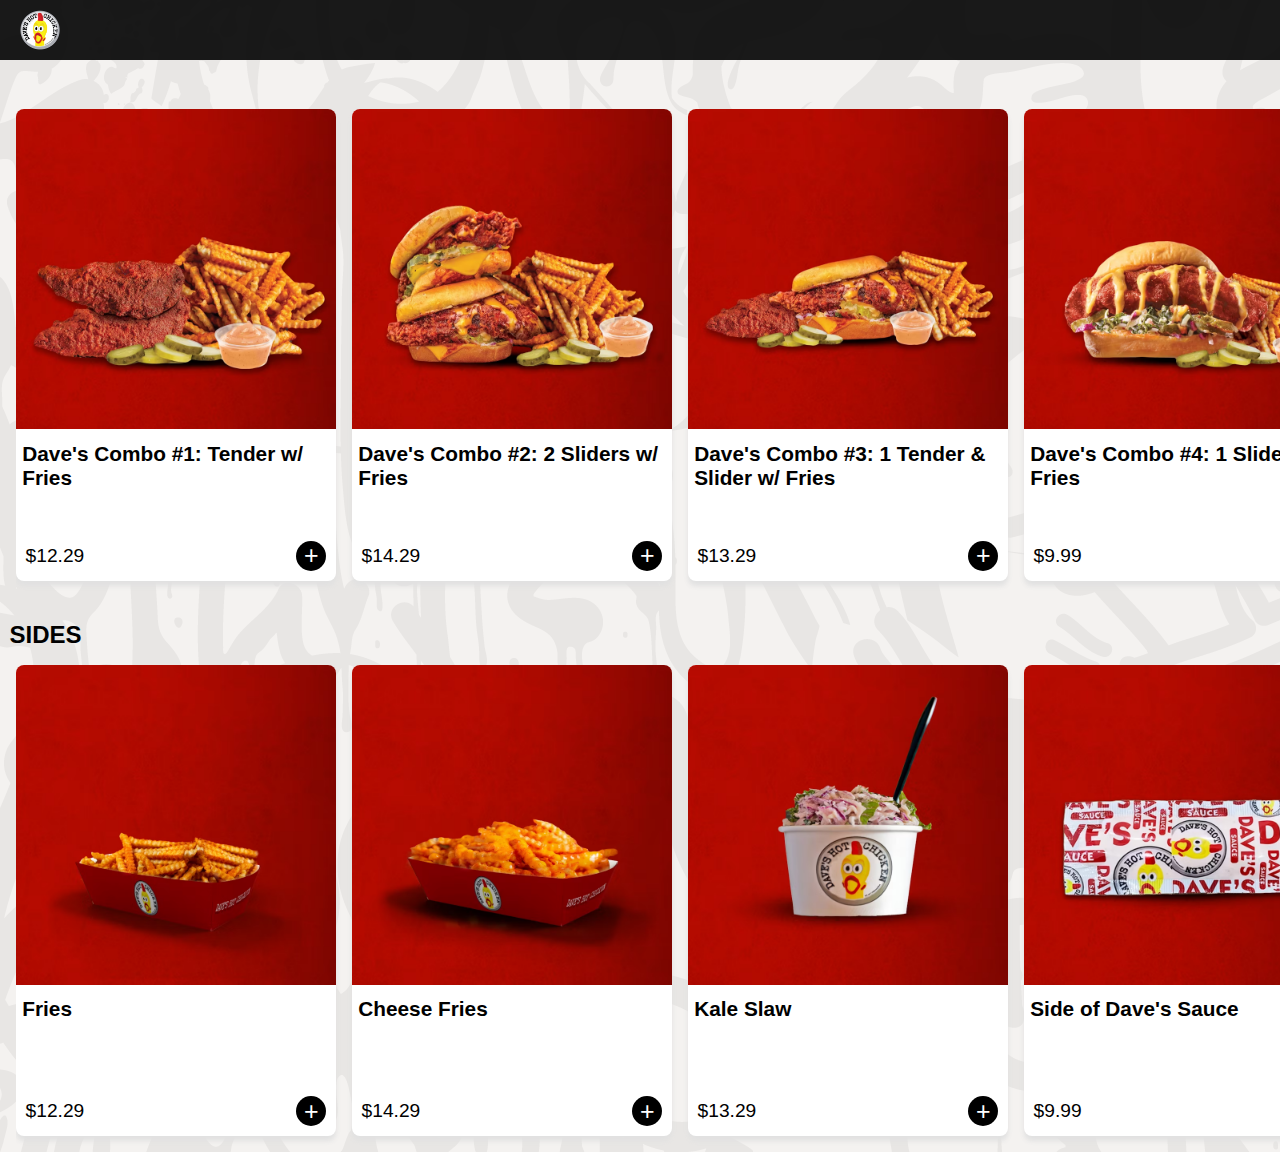
<file: index.html>
<!DOCTYPE html>
<html lang="en">
<head>
    <meta charset="UTF-8">
    <meta name="viewport" content="width=device-width, initial-scale=1.0">
    <title>Dave's Hot Chicken Calculator</title>
    <link rel="stylesheet" href="index.css">
    <style>
    body {
        background-image: url('./assets/daves_bg.png');
      }
      </style>
</head>
<body>

    <div class="top-bar">
        <!-- Image for the top-left corner -->
        <img src="./assets/daves_logo_trans.png" alt="Logo" class="top-bar-logo">
    </div>
    <br>
    <br>
    <br>
    <br>
    <h1></h1>

    <!-- DAVES COMBO MEALS -->
    <div class="card-container">
        <div class="product-card">
            <img src="./assets/daves_meal1.jpg" alt="">
            <h3>Dave's Combo #1: Tender w/ Fries</h3>
            <div>
                <span>$12.29</span>
                <button>+</button>
            </div>
        </div>

        <div class="product-card">
            <img src="./assets/daves_meal2.jpg" alt="">
            <h3>Dave's Combo #2: 2 Sliders w/ Fries</h3>
            <div>
                <span>$14.29</span>
                <button>+</button>
            </div>
        </div>

        <div class="product-card">
            <img src="./assets/daves_meal3.jpg" alt="">
            <h3>Dave's Combo #3: 1 Tender & Slider w/ Fries</h3>
            <div>
                <span>$13.29</span>
                <button>+</button>
            </div>
        </div>

        <div class="product-card">
            <img src="./assets/daves_meal4.jpg" alt="">
            <h3>Dave's Combo #4: 1 Slider w/ Fries</h3>
            <div>
                <span>$9.99</span>
                <button>+</button>
            </div>
        </div>

        <div class="product-card">
            <img src="./assets/singleTender.jpg" alt="">
            <h3>Single Tender</h3>
            <div>
                <span>$4.79</span>
                <button>+</button>
            </div>
        </div>

        <div class="product-card">
            <img src="./assets/singleSlider.jpg" alt="">
            <h3>Single Slider</h3>
            <div>
                <span>$6.69</span>
                <button>+</button>
            </div>
        </div>
    </div>

    <div class="title-bold">
        <span>SIDES</span>
    </div>



    <!-- DAVES SIDES -->
    <div class="card-container">
        <div class="product-card">
            <img src="./assets/fries.jpg" alt="">
            <h3>Fries</h3>
            <div>
                <span>$12.29</span>
                <button>+</button>
            </div>
        </div>

        <div class="product-card">
            <img src="./assets/cheeseFries.jpg" alt="">
            <h3>Cheese Fries</h3>
            <div>
                <span>$14.29</span>
                <button>+</button>
            </div>
        </div>

        <div class="product-card">
            <img src="./assets/kaleslaw.jpg" alt="">
            <h3>Kale Slaw</h3>
            <div>
                <span>$13.29</span>
                <button>+</button>
            </div>
        </div>

        <div class="product-card">
            <img src="./assets/sauce.jpg" alt="">
            <h3>Side of Dave's Sauce</h3>
            <div>
                <span>$9.99</span>
                <button>+</button>
            </div>
        </div>

        <div class="product-card">
            <img src="./assets/cheeseSauce.jpg" alt="">
            <h3>Side of Cheese Sauce</h3>
            <div>
                <span>$9.99</span>
                <button>+</button>
            </div>
        </div>

        <div class="product-card">
            <img src="./assets/largeSauce.jpg" alt="">
            <h3>Large Dave's Sauce</h3>
            <div>
                <span>$9.99</span>
                <button>+</button>
            </div>
        </div>

        <div class="product-card">
            <img src="./assets/singleTender.jpg" alt="">
            <h3>Single Tender</h3>
            <div>
                <span>$4.79</span>
                <button>+</button>
            </div>
        </div>

        <div class="product-card">
            <img src="./assets/singleSlider.jpg" alt="">
            <h3>Single Slider</h3>
            <div>
                <span>$6.69</span>
                <button>+</button>
            </div>
        </div>
    </div>

        
    <!-- Page content -->
    
</body>
</html>
</file>
<file: index.css>
body {
    margin: 0;
    padding: 0;
    overflow-x: hidden;
}

.top-bar {
    background-color: rgba(0, 0, 0, 0.897);
    color: white;
    height:60px;
    width: 100%;
    display: flex;
    align-items: center;
    padding: 0 20px;
    position: fixed;
    top: 0;
    z-index: 1000;
}

body > div {
    margin-top: 0px; /* Prevents overlap with the top bar */
}
/* Logo in the top-left corner */
.top-bar-logo {
    height: 40px; /* Adjust height to fit within the bar */
    margin-right: 10px; /* Add space between the image and the text */
    object-fit: contain; /* Ensures the image doesn't distort */
}

.card-container {
    display: flex;
    gap: 1em; /* Space between cards */
    overflow-x: auto; /* Enable horizontal scrolling */
    padding: 1em; /* Adds padding inside the container */
    margin-left: 1em;
    scroll-snap-type: x mandatory; /* Optional: Snapping effect */
    -ms-overflow-style: none; /* Hide scroll bar for Internet Explorer and Edge */
    scrollbar-width: none; /* Hide scroll bar for Firefox */
}
/* Hide the scrollbar for WebKit-based browsers (Chrome, Safari, etc.) */
.card-container::-webkit-scrollbar {
    display: none;
}

.product-card {
    flex: 0 0 20em; /* Prevents shrinking and fixes card width */
    background-color: #fff;
    box-shadow: 0 5px 5px #e1e1e1;
    font-family: Arial, Helvetica, sans-serif;
    border-radius: 8px; /* Adds rounded edges */
    overflow: hidden; /* Ensures content respects rounded corners */
    scroll-snap-align: start; /* Optional: Snap alignment */
    transition: transform 0.2s ease-in-out;
}

.product-card img {
    width: 100%; /* Ensure images fill the card width */
    display: block;
}

.product-card h3 {
    font-size: 1.3em;
    margin: 0.3em 0;
    font-weight: bold;
    text-align: left;
    padding: 0.3em;
    min-height: 4em; /* Reserve space for two lines of text */

}

.product-card div {
    font-size: 1.2em;
    margin: 0.5em;
    display: flex;
    justify-content: space-between;
    align-items: center;
}

.product-card button {
    background-color: #000;
    color: #fff;
    border: none;
    border-radius: 50%;
    width: 30px;
    height: 30px;
    font-size: 1.3em;
    display: flex;
    justify-content: center;
    align-items: center;
    cursor: pointer;
    transition: background-color 0.2s;
}

.title-bold {
    margin-top: 1em;
    margin-left: 0.4em;
    font-size: 1.5em;
    font-family: "Gill Sans Extrabold", sans-serif;
    font-weight: bold;
}
.product-card:hover {
    transform: scale(1.05); /* Slight zoom on hover */
}


  @media screen and (max-width: 576px) {
    .product-card {
      font-size: 0.9em;
    }
  }
</file>
